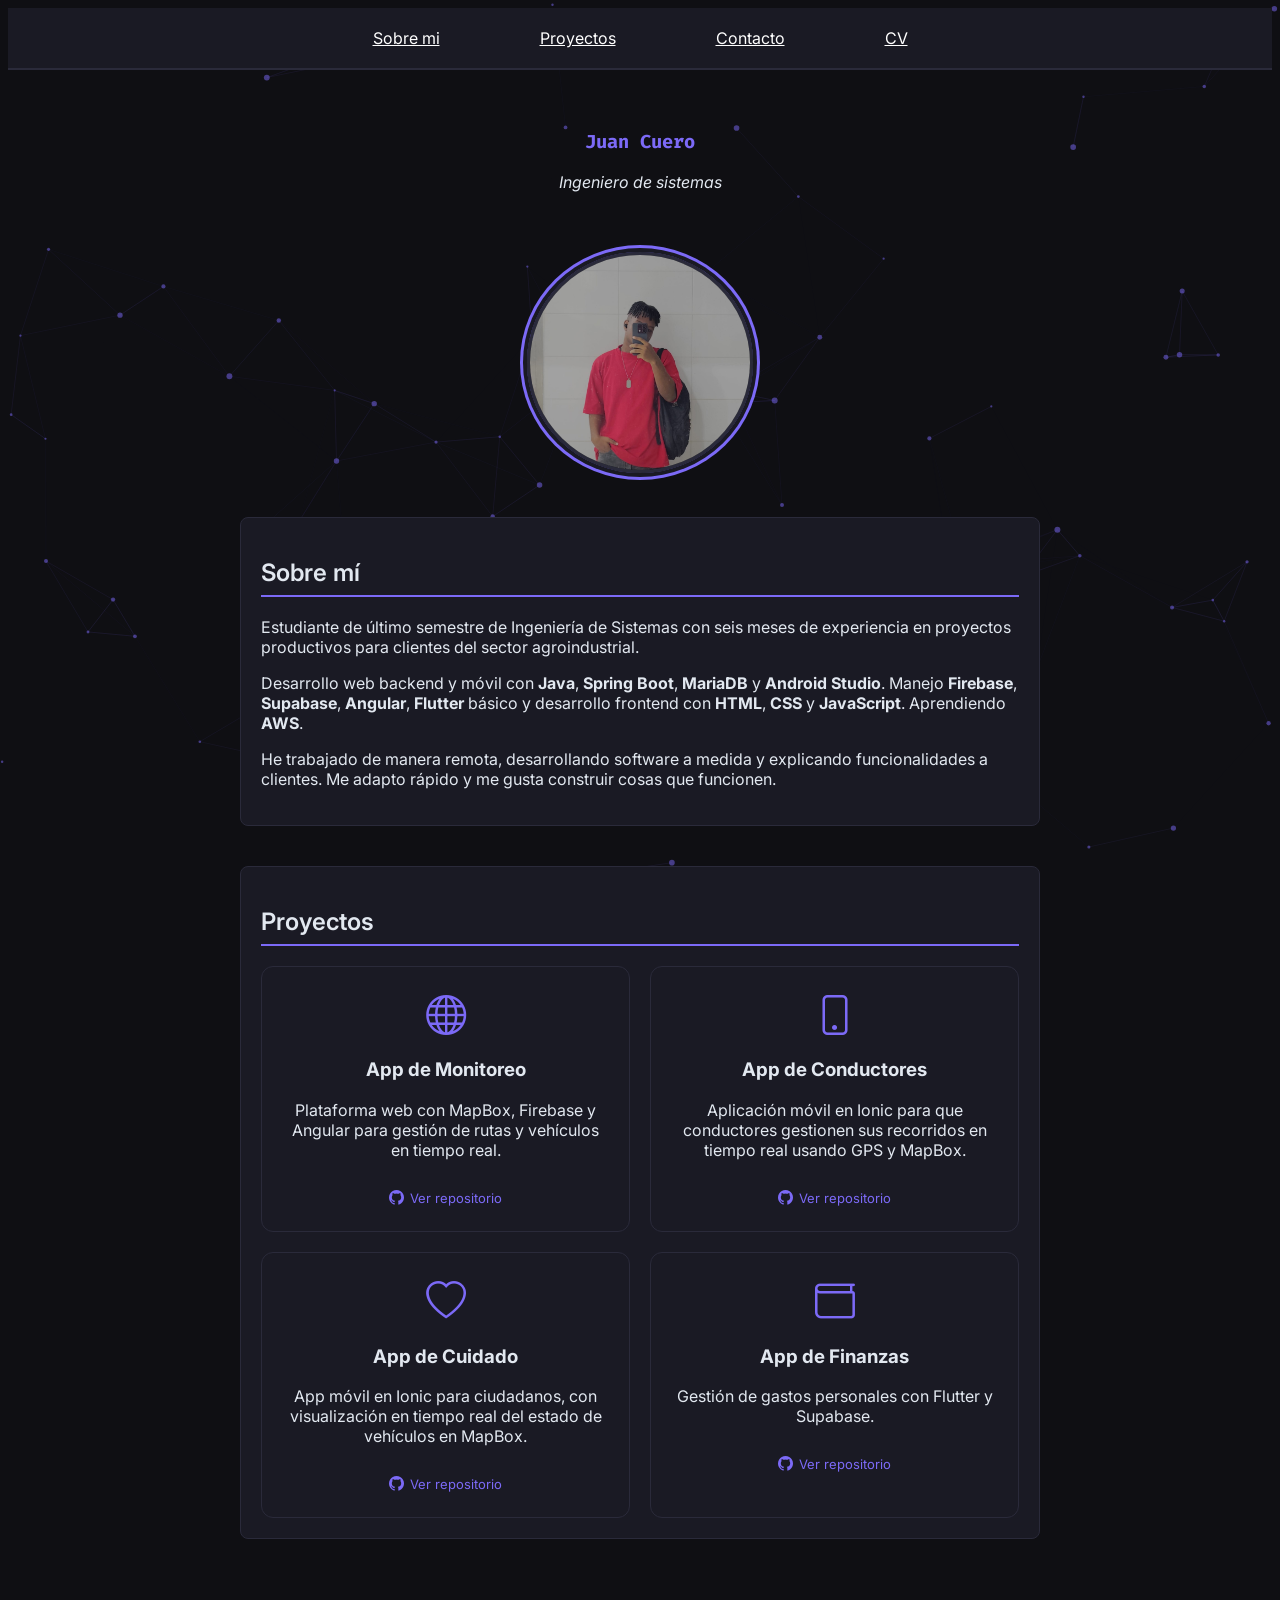
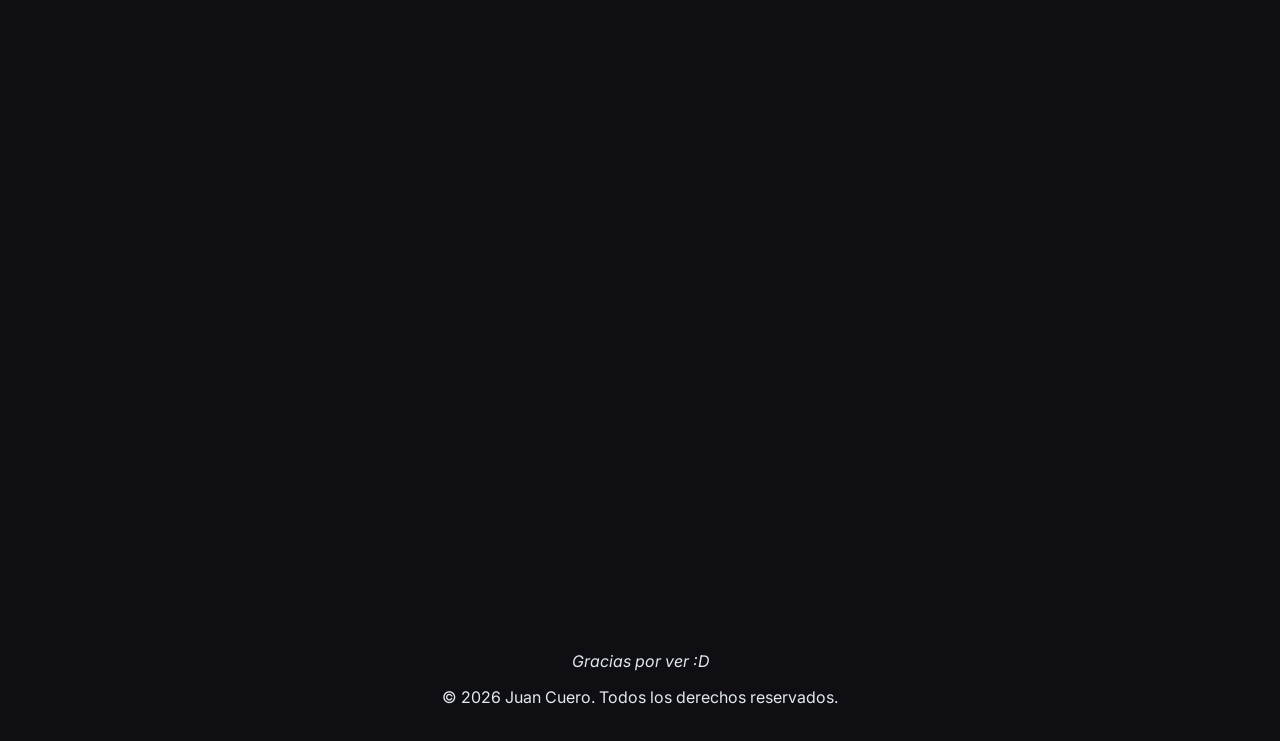
<file: HTML/index.html>
<!doctype html>
<html lang="es">
  <head>
    <meta charset="UTF-8" />
    <meta name="viewport" content="width=device-width, initial-scale=1.0" />
    <title>Portafolio</title>

    <!-- Enlace a Google Fonts -->
    <link
      href="https://fonts.googleapis.com/css2?family=Inter:wght@400;500;600&family=Fira+Code:wght@400;500&display=swap"
      rel="stylesheet"
    />
    <!-- Enlace a tu archivo CSS -->
    <link rel="stylesheet" href="styles.css" />

    <!-- Enlace a Bootstrap Icons -->
    <link
      rel="stylesheet"
      href="https://cdn.jsdelivr.net/npm/bootstrap-icons@1.11.3/font/bootstrap-icons.min.css"
    />
  </head>

  <body class="cuerpo">

    <!-- CANVAS DE FONDO -->
    <canvas id="canvas-fondo"></canvas>


    <!-- BARRA DE NAVEGACIÓN -->
    <header class="seccion-navegacion">
      <nav>
        <a href="#sobre-mi">Sobre mi</a>

        <a href="#proyectos">Proyectos</a>

        <a href="#contacto">Contacto</a>

        <a href="#hoja-de-vida">CV</a>
      </nav>
    </header>

    <!-- TITULO PRINCIPAL -->
    <div class="titulo-principal">
      <h3>Juan Cuero</h3>
      <em>Ingeniero de sistemas</em>
    </div>

    <!-- IMAGEN DE PERFIL -->

    <div class="separador-imagen">
      <img class="imagen-perfil" src="imagenes/yo.jpeg" />
    </div>

    <!-- CONTENIDO PRINCIPAL -->
    <main class="contenido">
      <section id="sobre-mi">
        <h2>Sobre mí</h2>
        <p>
          Estudiante de último semestre de Ingeniería de Sistemas con seis meses
          de experiencia en proyectos productivos para clientes del sector
          agroindustrial.
        </p>
        <p>
          Desarrollo web backend y móvil con <strong>Java</strong>,
          <strong>Spring Boot</strong>, <strong>MariaDB</strong> y
          <strong>Android Studio</strong>. Manejo <strong>Firebase</strong>,
          <strong>Supabase</strong>, <strong>Angular</strong>,
          <strong>Flutter</strong> básico y desarrollo frontend con
          <strong>HTML</strong>, <strong>CSS</strong> y
          <strong>JavaScript</strong>. Aprendiendo <strong>AWS</strong>.
        </p>
        <p>
          He trabajado de manera remota, desarrollando software a medida y
          explicando funcionalidades a clientes. Me adapto rápido y me gusta
          construir cosas que funcionen.
        </p>
      </section>

      <section id="proyectos">
        <h2>Proyectos</h2>
        <div class="tarjetas-proyectos">
          <div class="tarjeta">
            <i class="bi bi-globe"></i>
            <h3>App de Monitoreo</h3>
            <p>
              Plataforma web con MapBox, Firebase y Angular para gestión de
              rutas y vehículos en tiempo real.
            </p>
            <a
              href="https://github.com/jr-juan/Proyecto-Angular/tree/semana7-Proyecto-API"
              target="_blank"
              class="tarjeta-link"
            >
              <i class="bi bi-github"></i> Ver repositorio
            </a>
          </div>

          <div class="tarjeta">
            <i class="bi bi-phone"></i>
            <h3>App de Conductores</h3>
            <p>
              Aplicación móvil en Ionic para que conductores gestionen sus
              recorridos en tiempo real usando GPS y MapBox.
            </p>
            <a
              href="https://github.com/jr-juan/App-Chofer"
              target="_blank"
              class="tarjeta-link"
            >
              <i class="bi bi-github"></i> Ver repositorio
            </a>
          </div>

          <div class="tarjeta">
            <i class="bi bi-heart"></i>
            <h3>App de Cuidado</h3>
            <p>
              App móvil en Ionic para ciudadanos, con visualización en tiempo
              real del estado de vehículos en MapBox.
            </p>
            <a
              href="https://github.com/jr-juan/App-Ciudadano"
              target="_blank"
              class="tarjeta-link"
            >
              <i class="bi bi-github"></i> Ver repositorio
            </a>
          </div>

          <div class="tarjeta">
            <i class="bi bi-wallet"></i>
            <h3>App de Finanzas</h3>
            <p>Gestión de gastos personales con Flutter y Supabase.</p>
            <a
              href="https://github.com/jr-juan/Numy"
              target="_blank"
              class="tarjeta-link"
            >
              <i class="bi bi-github"></i> Ver repositorio
            </a>
          </div>
        </div>
      </section>

      <section id="contacto">
        <h2>Contacto</h2>
        <p>¿Quieres contactarme? Escríbeme.</p>

        <div class="contacto-links">
          <a href="mailto:juan@gmail.com" class="contacto-item">
            <i class="bi bi-envelope"></i>
            juancuero538@gmail.com
          </a>
          <a
            href="https://linkedin.com/in/juan-román-cuero-ordóñez-6071803b4"
            target="_blank"
            class="contacto-item"
          >
            <i class="bi bi-linkedin"></i>
            LinkedIn
          </a>
          <a
            href="https://github.com/jr-juan"
            target="_blank"
            class="contacto-item"
          >
            <i class="bi bi-github"></i>
            GitHub
          </a>
        </div>
      </section>

     <section id="hoja-de-vida">
    <h2>Hoja de Vida</h2>
    <div class="cv-card">
        <div class="cv-info">
            <i class="bi bi-file-earmark-person"></i>
            <div>
                <h3>Juan Roman Cuero Ordóñez</h3>
                <span>Disponible para trabajar</span>
            </div>
        </div>
        <a href="documentos/cv.pdf" download class="btn-cv">
            <i class="bi bi-file-earmark-arrow-down"></i>
            Descargar CV
        </a>
    </div>
</section>
    </main>

    <!-- FINAL DE LA PAGINA -->
    <footer class="pie-pagina">
      <em>Gracias por ver :D</em>
      <p>© 2026 Juan Cuero. Todos los derechos reservados.</p>
    </footer>

    <!-- SCRIPT -->
    <script src="script.js"></script>
  </body>
</html>
</file>
<file: HTML/styles.css>
/* ESTILOS GENERALES */

/* Canvas de fondo */
#canvas-fondo {
    position: fixed;
    top: 0;
    left: 0;
    width: 100%;
    height: 100%;
    z-index: 0;
    pointer-events: none;
}

/* Asegura que el contenido quede encima del canvas */
header, .titulo-principal, .separador-imagen, main, footer {
    position: relative;
    z-index: 1;
}

/* ===== RESPONSIVE ===== */
@media (max-width: 768px) {

    /* Nav más compacto */
      .seccion-navegacion a {
        padding: 8px 16px;
        font-size: 13px;
        flex: 1;              /* todos ocupan el mismo ancho */
        text-align: center;
        min-width: 80px;
    }

    /* Imagen de perfil más pequeña */
     .imagen-perfil {
        width: 120px; /* un poco más pequeña */
    }

    /* Menos padding lateral */
    .contenido {
        padding: 12px;
    }

    /* Título más pequeño */
    .titulo-principal {
        padding: 24px 0;
    }
}

h2 {
  font-family: "Inter", sans-serif;
  font-weight: 600;
  color: var(--texto);
  border-bottom: 2px solid var(--acento);
  padding-bottom: 8px;
}



/* VARIABLES DE COLOR */
:root {
  --fondo: #0f0f13;
  --superficie: #1a1a24;
  --borde: #2a2a3a;
  --acento: #7c6af7;
  --texto: #e2e8f0;
  --texto-suave: #94a3b8;
}



/* Cuerpo de la página */
.cuerpo {
  background-color: var(--fondo);
  color: var(--texto);
  font-family: "Inter", sans-serif;
}




/* Sección de navegación */
.seccion-navegacion {
  background-color: var(--superficie);
  text-align: center;
  border-bottom: 2px solid var(--borde);
  padding: 10px 0px;
  position: sticky;
  top: 0;
  z-index: 100;
}

.seccion-navegacion nav {
  display: flex;
  justify-content: center;
  flex-wrap: wrap;
}

.seccion-navegacion a {
  color: white;
  padding: 10px 50px;
  display: inline-block;
  transition: background-color 0.8s ease;
}

.seccion-navegacion a:hover {
  background-color: var(--borde);
}




/* Título principal */

@keyframes aparecer {
  from {
    opacity: 0;
    transform: translateY(20px);
  }
  to {
    opacity: 1;
    transform: translateY(0);
  }
}

.titulo-principal {
  display: flex;
  flex-direction: column;
  align-items: center;
  padding: 40px 0;
  margin-bottom: 20px;
  animation: aparecer 0.8s ease forwards;
}

.titulo-principal h3 {
  color: var(--acento);
  font-family: "Fira Code", monospace;
}

/* Imagen */
.separador-imagen {
  text-align: center;
  margin: 20px 0;
}

.imagen-perfil {
  width: 220px;
  border-radius: 50%;
  border: 3px solid var(--borde);
  box-shadow:
    0 0 0 4px var(--superficie),
    0 0 0 7px var(--acento);
  animation: aparecer 1s ease forwards;
}




/* Contenido principal */
.contenido {
  max-width: 800px;
  margin: 0 auto;
  padding: 20px;
}

/* Estado inicial — invisible y abajo */
.contenido section {
  background-color: var(--superficie);
  border: 1px solid var(--borde);
  margin-bottom: 40px;
  padding: 20px;
  border-radius: 8px;
  opacity: 0;
  transform: translateY(30px);
  transition: opacity 0.6s ease, transform 0.6s ease;
  scroll-margin-top: 110px;
}

/* Cuando JS agrega la clase 'visible' */
.contenido section.visible {
    opacity: 1;
    transform: translateY(0);
}

.contenido section li {
  margin-bottom: 12px;
  line-height: 1.6;
}




/* Tarjetas de proyectos */

.tarjetas-proyectos {
  display: flex;
  gap: 20px;
  flex-wrap: wrap;
}

.tarjeta {
  background-color: var(--superficie);
  border: 1px solid var(--borde);
  border-radius: 12px;
  padding: 24px;
  flex: 1;
  min-width: 200px;
  text-align: center;

  transition:
    transform 0.3s ease,
    box-shadow 0.3s ease;
  cursor: pointer;
}

.tarjeta i {
  color: var(--acento);
  font-size: 40px;
}

.tarjeta:hover {
  transform: translateY(-8px);
  box-shadow: 0 8px 24px rgba(0, 0, 0, 0.12);
}



/* Link de repositorio en tarjeta */
.tarjeta-link {
    display: inline-flex;
    align-items: center;
    gap: 6px;
    margin-top: 12px;
    font-size: 13px;
    color: var(--acento);
    text-decoration: none;
    transition: opacity 0.3s ease;
}

.tarjeta-link:hover {
    opacity: 0.7;
}

.tarjeta-link i {
    font-size: 15px;
    color: var(--acento);
}


/* Contacto */
.contacto-links {
    display: flex;
    flex-direction: column;
    gap: 12px;
    margin-top: 16px;
}

.contacto-item {
    display: flex;
    align-items: center;
    gap: 12px;
    color: var(--texto-suave);
    text-decoration: none;
    padding: 12px 16px;
    border: 1px solid var(--borde);
    border-radius: 8px;
    transition: border-color 0.3s ease, color 0.3s ease;
}

.contacto-item i {
    font-size: 20px;
    color: var(--acento);
}

.contacto-item:hover {
    border-color: var(--acento);
    color: var(--texto);
}






/* Botón CV */
.btn-cv {
    display: inline-flex;
    align-items: center;
    gap: 10px;
    margin-top: 16px;
    padding: 12px 28px;
    background-color: var(--acento);
    color: white;
    text-decoration: none;
    border-radius: 8px;
    font-family: 'Inter', sans-serif;
    font-weight: 500;
    transition: opacity 0.3s ease, transform 0.3s ease;
}

.btn-cv p {
    font-size: 20px;
}

.btn-cv:hover {
    opacity: 0.85;
    transform: translateY(-2px);
}




/* CV Card */
.cv-card {
    display: flex;
    align-items: center;
    justify-content: space-between;
    flex-wrap: wrap;
    gap: 20px;
    margin-top: 16px;
    padding: 24px;
    border: 1px solid var(--acento);
    border-radius: 12px;
    background-color: var(--fondo);
}

.cv-info {
    display: flex;
    align-items: center;
    gap: 16px;
}

.cv-info i {
    font-size: 48px;
    color: var(--acento);
}

.cv-info h3 {
    color: var(--texto);
    font-size: 16px;
    margin: 0 0 4px;
}

.cv-info p {
    color: var(--texto-suave);
    font-size: 14px;
    margin: 0 0 4px;
}

.cv-info span {
    font-size: 12px;
    color: var(--acento);
    background-color: var(--superficie);
    padding: 4px 10px;
    border-radius: 20px;
    border: 1px solid var(--borde);
}


/* Pie de página */
.pie-pagina {
  text-align: center;
  padding: 10px;
}
</file>
